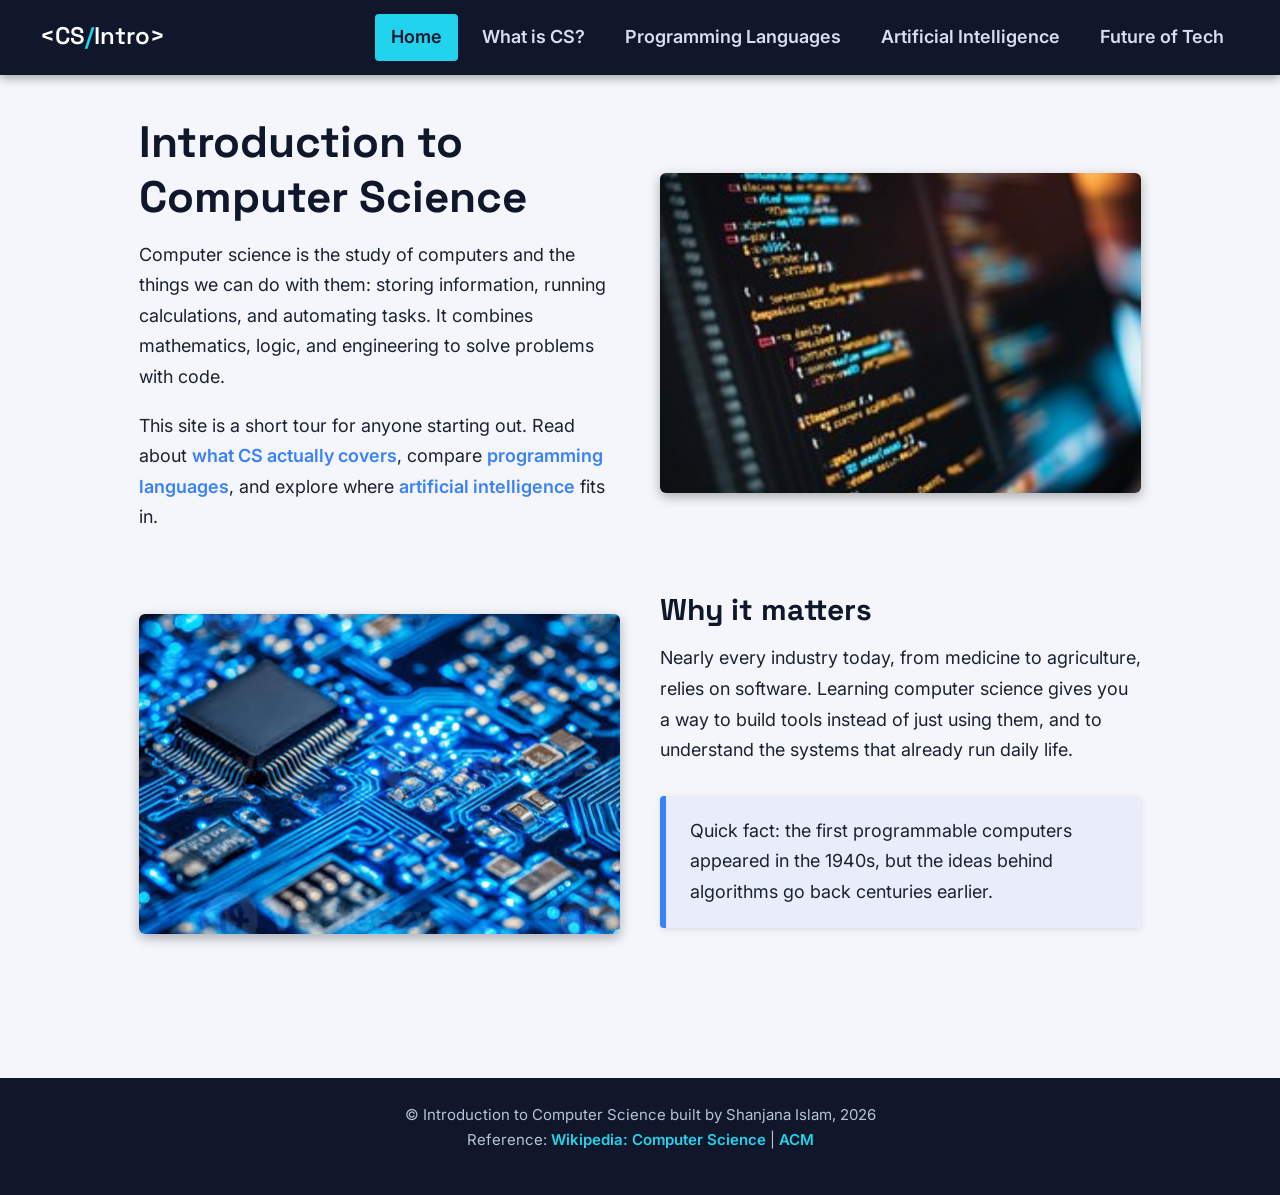
<file: index.html>
<!DOCTYPE html>
<!-- Page 1: Home -->

<html lang="en">

<head>
  <meta charset="UTF-8">
  <meta name="viewport" content="width=device-width, initial-scale=1.0">
  <title>Home | Introduction to Computer Science</title>

  <!-- Google Fonts: Space Grotesk (headings) and Inter (body text) -->
  <link rel="preconnect" href="https://fonts.googleapis.com">
  <link rel="preconnect" href="https://fonts.gstatic.com" crossorigin>
  <link
    href="https://fonts.googleapis.com/css2?family=Inter:wght@400;600&family=Space+Grotesk:wght@500;700&display=swap"
    rel="stylesheet">

  <!-- Link to the shared external CSS file -->
  <link rel="stylesheet" href="style.css">
</head>

<body>

  <!-- NAVIGATION BAR  -->

  <nav class="navbar">
    <a class="logo" href="index.html">&lt;CS<span>/</span>Intro&gt;</a>
    <ul class="nav-links">
      <li><a href="index.html" class="active">Home</a></li>
      <li><a href="what-is-cs.html">What is CS?</a></li>
      <li><a href="languages.html">Programming Languages</a></li>
      <li><a href="ai.html">Artificial Intelligence</a></li>
      <li><a href="future.html">Future of Tech</a></li>
    </ul>
  </nav>

  <!-- MAIN CONTENT -->
  <main class="container">

    <section class="flex-row">
      <div class="text">
        <h1>Introduction to Computer Science</h1>
        <p>Computer science is the study of computers and the things we can do with them: storing information, running
          calculations, and automating tasks. It combines mathematics, logic, and engineering to solve problems with
          code.</p>
        <p>This site is a short tour for anyone starting out. Read about <a href="what-is-cs.html">what CS actually
            covers</a>, compare <a href="languages.html">programming languages</a>, and explore where <a
            href="ai.html">artificial intelligence</a> fits in.</p>
      </div>


      <div class="picture">
        <img src="images/coding-screen-close-up-stockcake.jpg" alt="Lines of source code on a screen">
      </div>
    </section>


    <section class="flex-row reverse">
      <div class="text">
        <h2>Why it matters</h2>
        <p>Nearly every industry today, from medicine to agriculture, relies on software. Learning computer science
          gives you a way to build tools instead of just using them, and to understand the systems that already run
          daily life.</p>

        <div class="callout">
          <p>Quick fact: the first programmable computers appeared in the 1940s, but the ideas behind algorithms go back
            centuries earlier.</p>
        </div>
      </div>

      <div class="picture">
        <img src="images/microchip.jpeg" alt="Close-up of a circuit board">
      </div>
    </section>

  </main>

  <!-- FOOTER -->
  <footer>
    <p>&copy; Introduction to Computer Science built by Shanjana Islam, 2026 <br> Reference:
      <a href="https://en.wikipedia.org/wiki/Computer_science" target="_blank" rel="noopener">Wikipedia: Computer
        Science</a> |
      <a href="https://www.acm.org/" target="_blank" rel="noopener">ACM</a>
    </p>
  </footer>

</body>

</html>
</file>
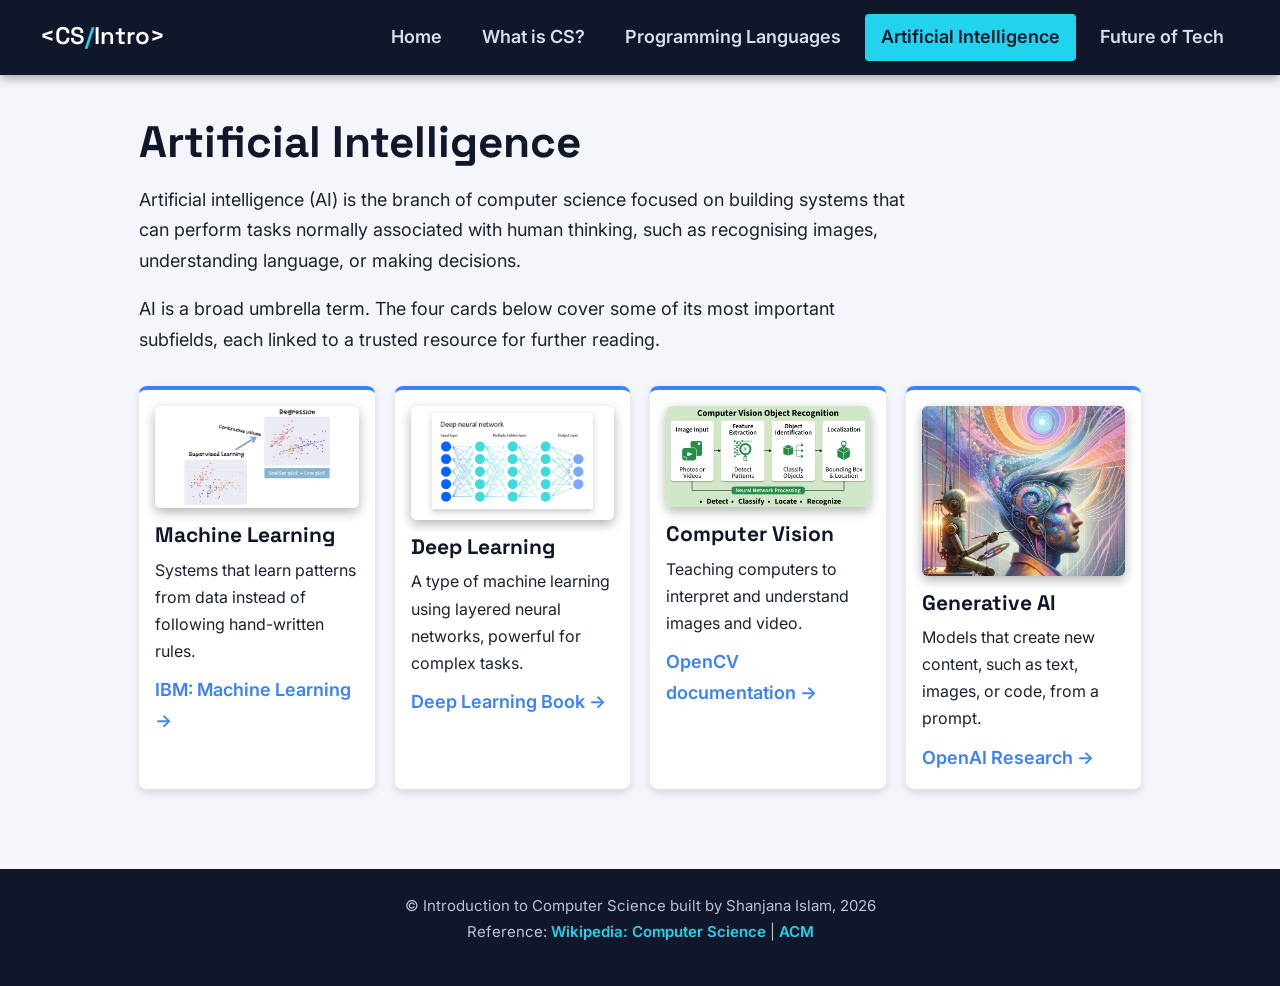
<file: ai.html>
<!DOCTYPE html>
<!-- Page 4: Artificial Intelligence -->

<html lang="en">

<head>
  <meta charset="UTF-8">
  <meta name="viewport" content="width=device-width, initial-scale=1.0">
  <title>Artificial Intelligence | Introduction to Computer Science</title>

  <!-- Google Fonts: Space Grotesk (headings) and Inter (body text) -->
  <link rel="preconnect" href="https://fonts.googleapis.com">
  <link rel="preconnect" href="https://fonts.gstatic.com" crossorigin>
  <link
    href="https://fonts.googleapis.com/css2?family=Inter:wght@400;600&family=Space+Grotesk:wght@500;700&display=swap"
    rel="stylesheet">

  <!-- Link to the shared external CSS file -->
  <link rel="stylesheet" href="style.css">
</head>

<body>

  <!-- NAVIGATION BAR -->
  <nav class="navbar">
    <a class="logo" href="index.html">&lt;CS<span>/</span>Intro&gt;</a>
    <ul class="nav-links">
      <li><a href="index.html">Home</a></li>
      <li><a href="what-is-cs.html">What is CS?</a></li>
      <li><a href="languages.html">Programming Languages</a></li>
      <li><a href="ai.html" class="active">Artificial Intelligence</a></li>
      <li><a href="future.html">Future of Tech</a></li>
    </ul>
  </nav>

  <main class="container">

    <section class="intro">
      <h1>Artificial Intelligence</h1>
      <p>Artificial intelligence (AI) is the branch of computer science focused on building systems that can perform
        tasks normally associated with human thinking, such as recognising images, understanding language, or making
        decisions.</p>
      
        <p>AI is a broad umbrella term. The four cards below cover some of its most important subfields, each linked to a
        trusted resource for further reading.</p>
    </section>

    <!-- CSS GRID: four columns of AI subfield cards -->
    <section class="grid-4">

      <article class="card">
        <img src="images/ml.jpeg" alt="Machine learning data chart"
          style="height: auto; max-height: 400px; object-fit: contain;">
        
        <h3>Machine Learning</h3>
        <p>Systems that learn patterns from data instead of following hand-written rules.</p>
        
        <a href="https://www.ibm.com/topics/machine-learning" target="_blank" rel="noopener">IBM: Machine Learning
          &rarr;</a>
      </article>

      <article class="card">
        <img src="images/deepLearning.png" alt="Diagram of deep learning layers"
          style="height: auto; max-height: 400px; object-fit: contain;">

        <h3>Deep Learning</h3>
        <p>A type of machine learning using layered neural networks, powerful for complex tasks.</p>
        
        <a href="https://www.deeplearningbook.org/" target="_blank" rel="noopener">Deep Learning Book &rarr;</a>
      </article>

      <article class="card">
        <img src="images/computer_vision_object_recognition.png" alt="Computer vision scanning an object"
          style="height: auto; max-height: 400px; object-fit: contain;">

        <h3>Computer Vision</h3>
        <p>Teaching computers to interpret and understand images and video.</p>
        
        <a href="https://opencv.org/" target="_blank" rel="noopener">OpenCV documentation &rarr;</a>
      </article>

      <article class="card">
        <img src="images/genai.jpg" alt="Abstract generative AI artwork">

        <h3>Generative AI</h3>
        <p>Models that create new content, such as text, images, or code, from a prompt.</p>
        
        <a href="https://openai.com/research" target="_blank" rel="noopener">OpenAI Research &rarr;</a>
      </article>

    </section>

  </main>

  <!-- FOOTER -->
  <footer>
    <p>&copy; Introduction to Computer Science built by Shanjana Islam, 2026 <br> Reference:
      <a href="https://en.wikipedia.org/wiki/Computer_science" target="_blank" rel="noopener">Wikipedia: Computer
        Science</a> |
      <a href="https://www.acm.org/" target="_blank" rel="noopener">ACM</a>
    </p>
  </footer>

</body>

</html>
</file>
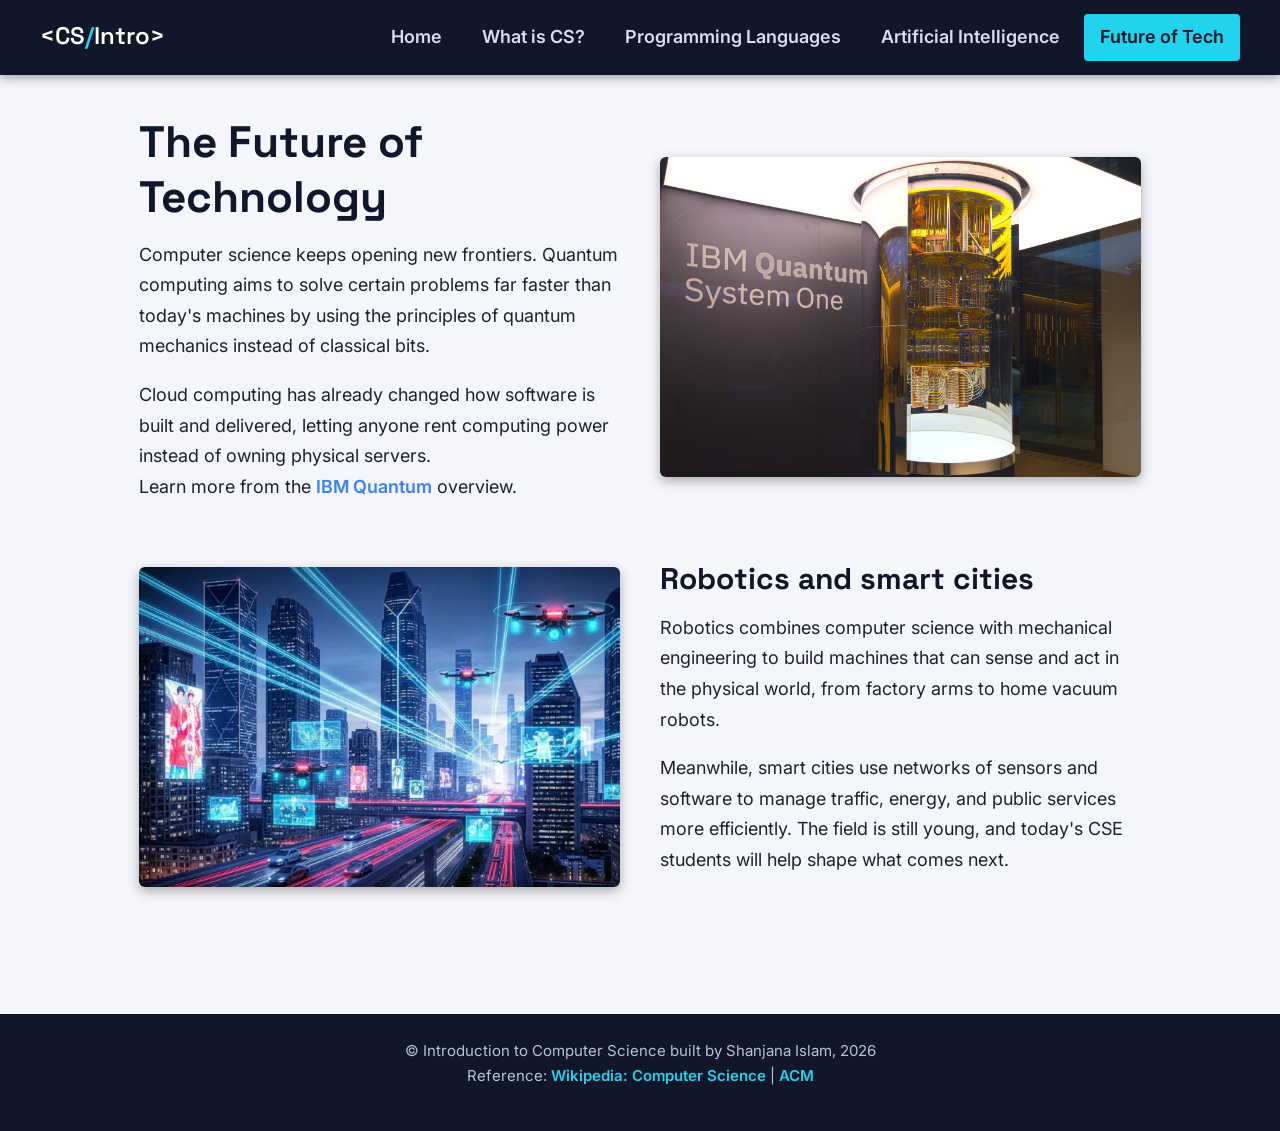
<file: future.html>
<!DOCTYPE html>
<!-- Page 5: Future of Tech -->
<html lang="en">
<head>
  <meta charset="UTF-8">
  <meta name="viewport" content="width=device-width, initial-scale=1.0">
  <title>Future of Tech | Introduction to Computer Science</title>

  <!-- Google Fonts: Space Grotesk (headings) and Inter (body text) -->
  <link rel="preconnect" href="https://fonts.googleapis.com">
  <link rel="preconnect" href="https://fonts.gstatic.com" crossorigin>
  <link href="https://fonts.googleapis.com/css2?family=Inter:wght@400;600&family=Space+Grotesk:wght@500;700&display=swap" rel="stylesheet">

  <!-- Link to the shared external CSS file -->
  <link rel="stylesheet" href="style.css">
</head>
<body>

  <!-- NAVIGATION BAR -->
  <nav class="navbar">
    <a class="logo" href="index.html">&lt;CS<span>/</span>Intro&gt;</a>
    <ul class="nav-links">
      <li><a href="index.html">Home</a></li>
      <li><a href="what-is-cs.html">What is CS?</a></li>
      <li><a href="languages.html">Programming Languages</a></li>
      <li><a href="ai.html">Artificial Intelligence</a></li>
      <li><a href="future.html" class="active">Future of Tech</a></li>
    </ul>
  </nav>

  <main class="container">

    <section class="flex-row">
      <div class="text">
        <h1>The Future of Technology</h1>
        <p>Computer science keeps opening new frontiers. Quantum computing aims to solve certain problems far faster than today's machines by using the principles of quantum mechanics instead of classical bits.</p>
        
        <p>Cloud computing has already changed how software is built and delivered, letting anyone rent computing power instead of owning physical servers. <br>
          Learn more from the <a href="https://www.ibm.com/topics/quantum-computing" target="_blank" rel="noopener">IBM Quantum</a> overview.</p>
      </div>

      <div class="picture">
        <img src="images/quantum.jpg" alt="Abstract representation of quantum computing">
      </div>
    </section>

    <section class="flex-row reverse">
      <div class="text">
        <h2>Robotics and smart cities</h2>
        <p>Robotics combines computer science with mechanical engineering to build machines that can sense and act in the physical world, from factory arms to home vacuum robots.</p>
        
        <p>Meanwhile, smart cities use networks of sensors and software to manage traffic, energy, and public services more efficiently. The field is still young, and today's CSE students will help shape what comes next.</p>
      </div>


      <div class="picture">
        <img src="images/future-city.jpg" alt="Illustration of a smart future city">
      </div>
    </section>

  </main>

  <!-- FOOTER -->
  <footer>
    <p>&copy; Introduction to Computer Science built by Shanjana Islam, 2026 <br> Reference:
      <a href="https://en.wikipedia.org/wiki/Computer_science" target="_blank" rel="noopener">Wikipedia: Computer Science</a> |
      <a href="https://www.acm.org/" target="_blank" rel="noopener">ACM</a>
    </p>
  </footer>

</body>
</html>
</file>
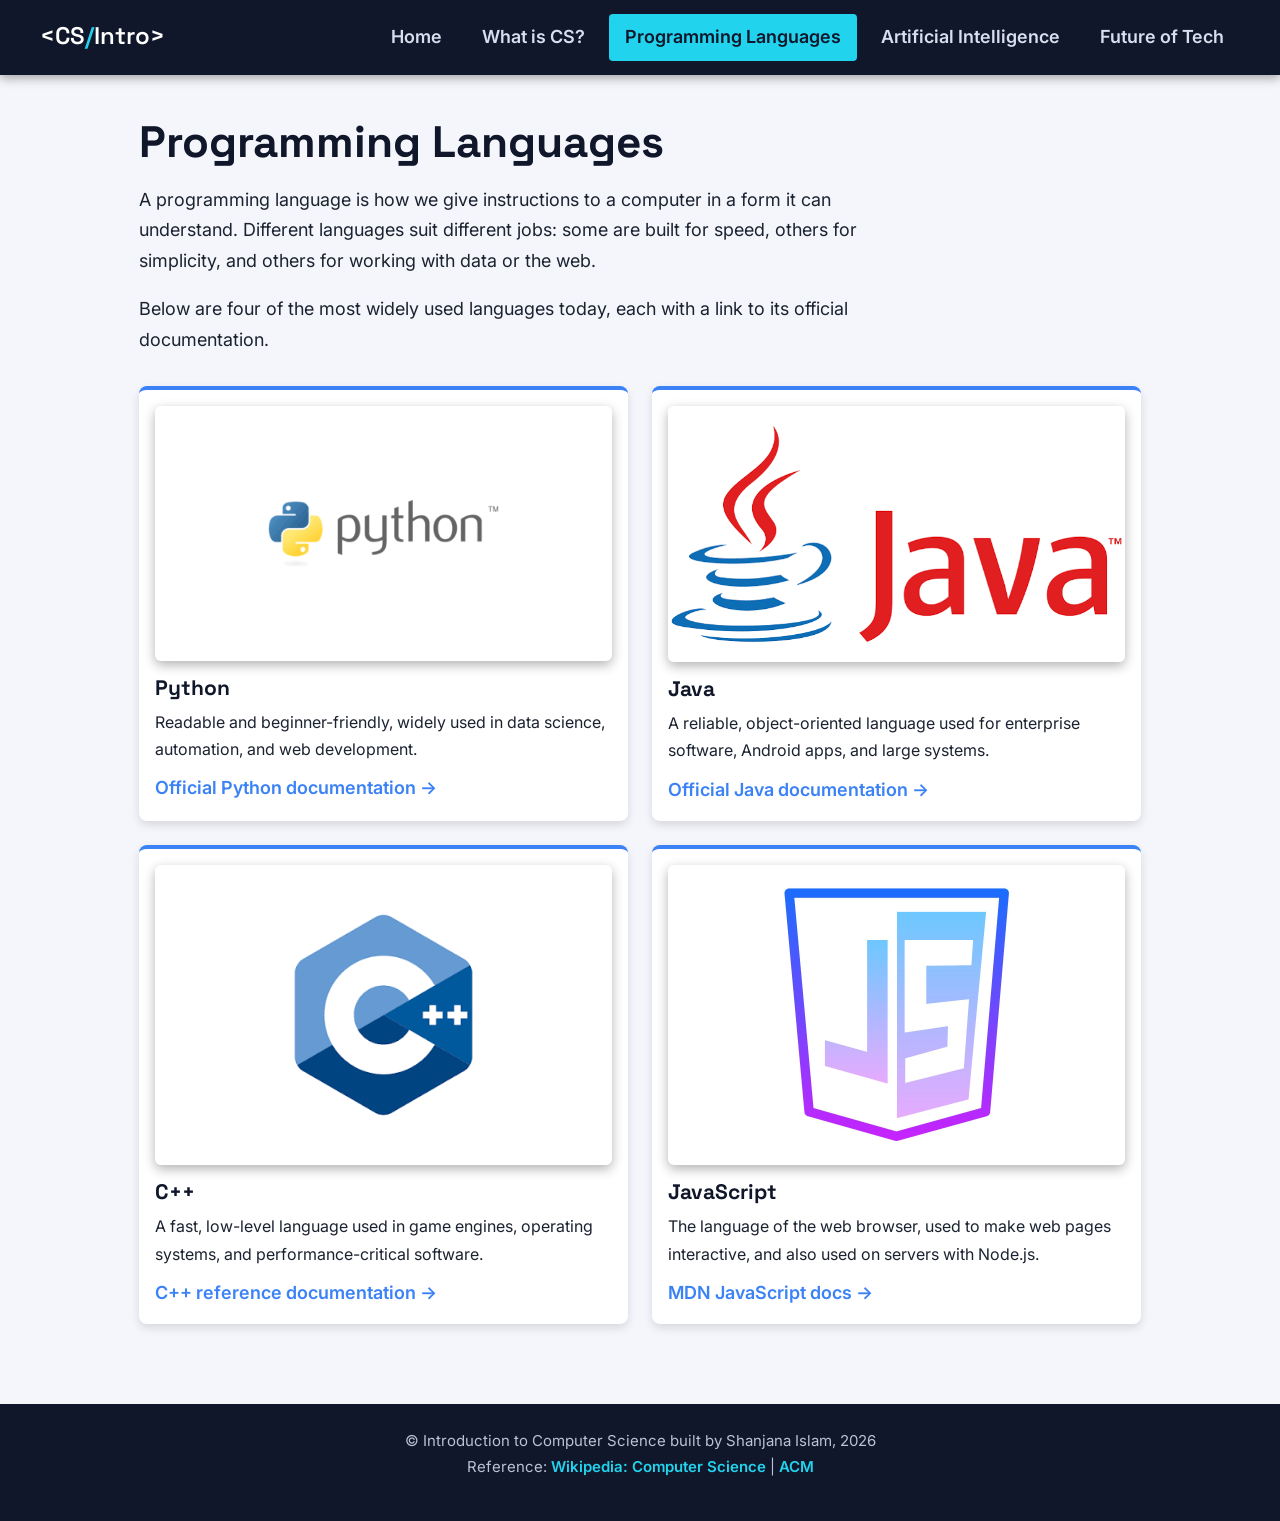
<file: languages.html>
<!DOCTYPE html>
<!-- Page 3: Programming Languages -->
<html lang="en">

<head>
  <meta charset="UTF-8">
  <meta name="viewport" content="width=device-width, initial-scale=1.0">
  <title>Programming Languages | Introduction to Computer Science</title>

  <!-- Google Fonts: Space Grotesk (headings) and Inter (body text) -->
  <link rel="preconnect" href="https://fonts.googleapis.com">
  <link rel="preconnect" href="https://fonts.gstatic.com" crossorigin>
  <link
    href="https://fonts.googleapis.com/css2?family=Inter:wght@400;600&family=Space+Grotesk:wght@500;700&display=swap"
    rel="stylesheet">

  <!-- Link to the shared external CSS file -->
  <link rel="stylesheet" href="style.css">
</head>

<body>

  <!-- NAVIGATION BAR -->
  <nav class="navbar">
    <a class="logo" href="index.html">&lt;CS<span>/</span>Intro&gt;</a>
    <ul class="nav-links">
      <li><a href="index.html">Home</a></li>
      <li><a href="what-is-cs.html">What is CS?</a></li>
      <li><a href="languages.html" class="active">Programming Languages</a></li>
      <li><a href="ai.html">Artificial Intelligence</a></li>
      <li><a href="future.html">Future of Tech</a></li>
    </ul>
  </nav>

  <main class="container">

    <section class="intro">
      <h1>Programming Languages</h1>
      <p>A programming language is how we give instructions to a computer in a form it can understand. Different
        languages suit different jobs: some are built for speed, others for simplicity, and others for working with data
        or the web.</p>
      <p>Below are four of the most widely used languages today, each with a link to its official documentation.</p>
    </section>

    <!-- CSS GRID: two columns of language cards -->
    <section class="grid-2">

      <article class="card">
        <img src="images/python-logo.png" alt="Python programming language"
          style="height: auto; max-height: 255px; object-fit: contain;">

        <h3>Python</h3>
        <p>Readable and beginner-friendly, widely used in data science, automation, and web development.</p>

        <a href="https://docs.python.org/3/" target="_blank" rel="noopener">Official Python documentation &rarr;</a>
      </article>

      <article class="card">
        <img src="images/java_logo.png" alt="Java programming language"
          style="height: auto; max-height: 300px; object-fit: contain;">
        
        <h3>Java</h3>
        <p>A reliable, object-oriented language used for enterprise software, Android apps, and large systems.</p>
        
        <a href="https://docs.oracle.com/en/java/" target="_blank" rel="noopener">Official Java documentation &rarr;</a>
      </article>

      <article class="card">
        <img src="images/C++_logo.png" alt="C++ programming language"
          style="height: auto; max-height: 300px; object-fit: contain;">
        
        <h3>C++</h3>
        <p>A fast, low-level language used in game engines, operating systems, and performance-critical software.</p>
        
        <a href="https://en.cppreference.com/" target="_blank" rel="noopener">C++ reference documentation &rarr;</a>
      </article>

      <article class="card">
        <img src="images/javascript-logo.jpg" alt="JavaScript programming language"
          style="height: auto; max-height: 300px; object-fit: contain;">
        
        <h3>JavaScript</h3>
        <p>The language of the web browser, used to make web pages interactive, and also used on servers with Node.js.
        </p>
        
        <a href="https://developer.mozilla.org/en-US/docs/Web/JavaScript" target="_blank" rel="noopener">MDN JavaScript
          docs &rarr;</a>
      </article>

    </section>

  </main>

  <!-- FOOTER -->
  <footer>
    <p>&copy; Introduction to Computer Science built by Shanjana Islam, 2026 <br> Reference:
      <a href="https://en.wikipedia.org/wiki/Computer_science" target="_blank" rel="noopener">Wikipedia: Computer
        Science</a> |
      <a href="https://www.acm.org/" target="_blank" rel="noopener">ACM</a>
    </p>
  </footer>

</body>

</html>
</file>
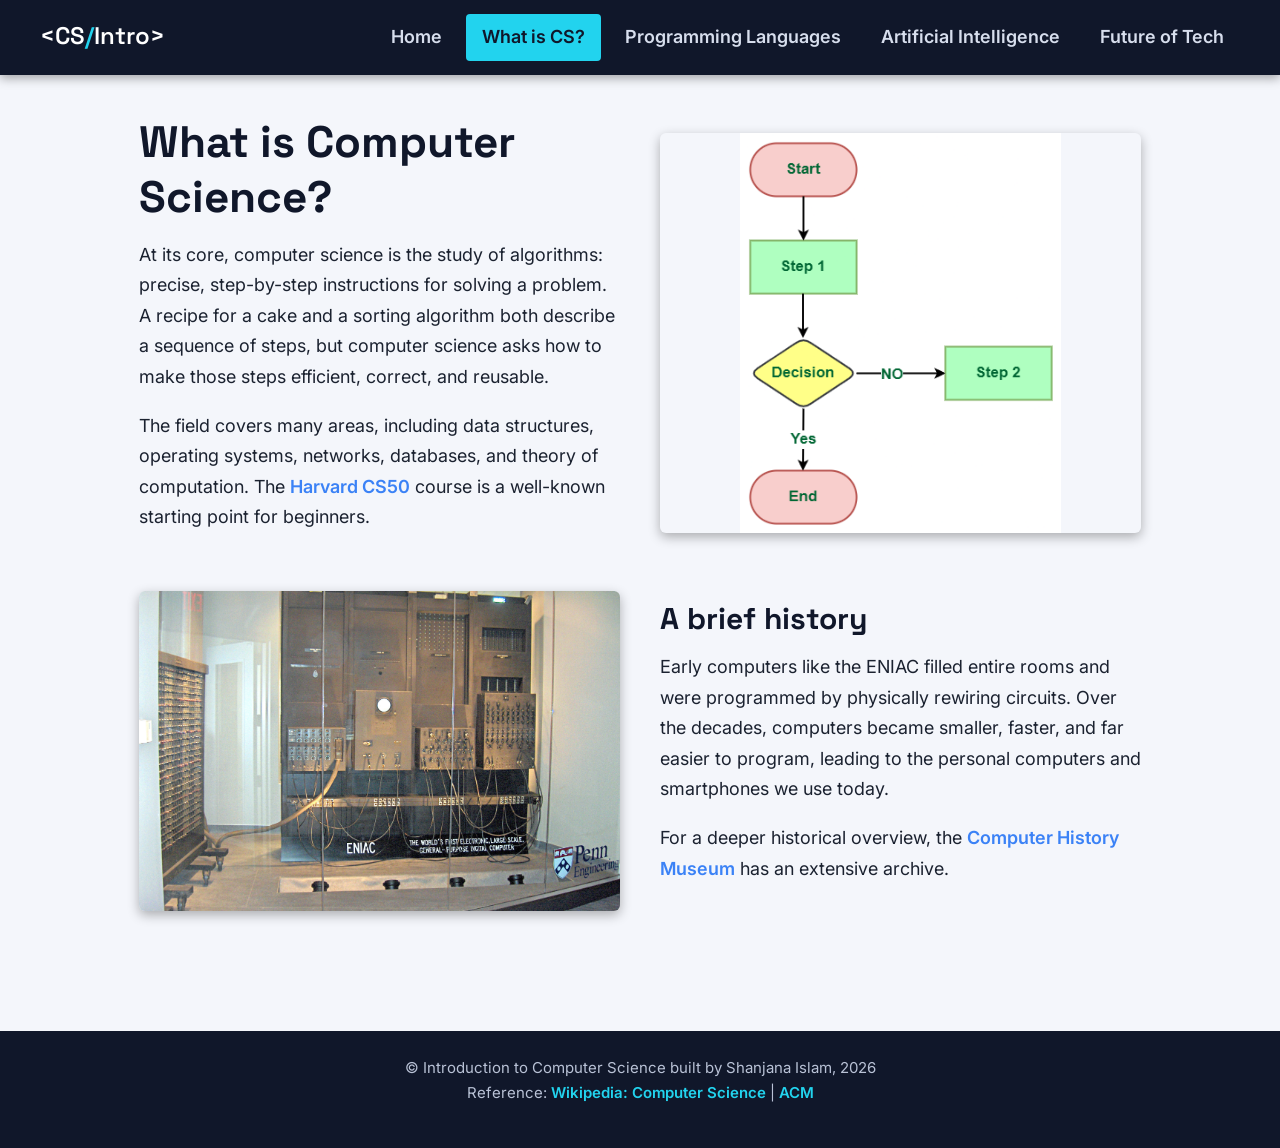
<file: what-is-cs.html>
<!DOCTYPE html>
<!-- Page 2: What is CS? -->
<html lang="en">

<head>
  <meta charset="UTF-8">
  <meta name="viewport" content="width=device-width, initial-scale=1.0">
  <title>What is CS? | Introduction to Computer Science</title>

  <!-- Google Fonts: Space Grotesk (headings) and Inter (body text) -->
  <link rel="preconnect" href="https://fonts.googleapis.com">
  <link rel="preconnect" href="https://fonts.gstatic.com" crossorigin>
  <link
    href="https://fonts.googleapis.com/css2?family=Inter:wght@400;600&family=Space+Grotesk:wght@500;700&display=swap"
    rel="stylesheet">

  <!-- Link to the shared external CSS file -->
  <link rel="stylesheet" href="style.css">
</head>

<body>

  <!-- NAVIGATION BAR -->
  <nav class="navbar">
    <a class="logo" href="index.html">&lt;CS<span>/</span>Intro&gt;</a>
    <ul class="nav-links">
      <li><a href="index.html">Home</a></li>
      <li><a href="what-is-cs.html" class="active">What is CS?</a></li>
      <li><a href="languages.html">Programming Languages</a></li>
      <li><a href="ai.html">Artificial Intelligence</a></li>
      <li><a href="future.html">Future of Tech</a></li>
    </ul>
  </nav>

  <main class="container">

    <section class="flex-row">
      <div class="text">
        <h1>What is Computer Science?</h1>
        <p>At its core, computer science is the study of algorithms: precise, step-by-step instructions for solving a
          problem. A recipe for a cake and a sorting algorithm both describe a sequence of steps, but computer science
          asks how to make those steps efficient, correct, and reusable.</p>

        <p>The field covers many areas, including data structures, operating systems, networks, databases, and theory of
          computation. The <a href="https://cs50.harvard.edu/x/" target="_blank" rel="noopener">Harvard CS50</a> course
          is a well-known starting point for beginners.</p>
      </div>

      <div class="picture">
        <img src="images/flowchart.png" alt="Flowchart representing an algorithm"
          style="height: auto; max-height: 400px; object-fit: contain;">
      </div>
    </section>

    <section class="flex-row reverse">
      <div class="text">
        <h2>A brief history</h2>
        <p>Early computers like the ENIAC filled entire rooms and were programmed by physically rewiring circuits. Over
          the decades, computers became smaller, faster, and far easier to program, leading to the personal computers
          and smartphones we use today.</p>

        <p>For a deeper historical overview, the <a href="https://www.computerhistory.org/" target="_blank"
            rel="noopener">Computer History Museum</a> has an extensive archive.</p>
      </div>


      <div class="picture">
        <img src="images/ENIAC_Computer.jpg" alt="An early room-sized computer">
      </div>
    </section>

  </main>

  <!-- FOOTER -->
  <footer>
    <p>&copy; Introduction to Computer Science built by Shanjana Islam, 2026 <br> Reference:
      <a href="https://en.wikipedia.org/wiki/Computer_science" target="_blank" rel="noopener">Wikipedia: Computer
        Science</a> |
      <a href="https://www.acm.org/" target="_blank" rel="noopener">ACM</a>
    </p>
  </footer>

</body>

</html>
</file>
<file: style.css>
/* Colour variables */

:root {
  --navy-dark: #10172a;
  /* for nav + footer background */
  --navy: #1c2a4a;
  /* for secondary dark panels */
  --blue: #3b82f6;
  /* for links and accents */
  --cyan: #22d3ee;
  /* for highlight */
  --paper: #f4f6fb;
  /* for page background */
  --ink: #1b2230;
  /* for main text colour */
}

/* Base / reset */

* {
  box-sizing: border-box;
}

body {
  margin: 0;
  padding: 0;
  background-color: var(--paper);
  color: var(--ink);
  font-family: 'Inter', Arial, sans-serif;
  /* Google Font 2 (Inter) - body text */
  font-size: 18px;
  line-height: 1.7;
}

/* Headings use Google Font 1 (Space Grotesk) */
h1,
h2,
h3 {
  font-family: 'Space Grotesk', 'Courier New', monospace;
  color: var(--navy-dark);
  line-height: 1.25;
  margin: 0 0 15px 0;
}

h1 {
  font-size: 44px;
}

h2 {
  font-size: 30px;
}

h3 {
  font-size: 21px;
}

p {
  margin: 0 0 18px 0;
  max-width: 70ch;
  /* It keeps line length readable */
}

a {
  color: var(--blue);
  font-weight: 600;
  text-decoration: none;
  border-bottom: 1px solid transparent;
}

a:hover {
  color: var(--cyan);
  border-bottom: 1px solid var(--cyan);
}

img {
  display: block;
  max-width: 100%;
  border-radius: 6px;
  box-shadow: 0 4px 12px rgba(0, 0, 0, 0.3);
}

/* Navigation bar */
.navbar {
  display: flex;
  /* logo left, links right, in one row */
  justify-content: space-between;
  align-items: center;
  background-color: var(--navy-dark);
  padding: 14px 40px;
  box-shadow: 0 3px 10px rgba(0, 0, 0, 0.35);
}

.logo {
  font-family: 'Space Grotesk', 'Courier New', monospace;
  font-size: 24px;
  color: #ffffff;
  text-decoration: none;
}

.logo span {
  color: var(--cyan);
}

.nav-links {
  display: flex;
  gap: 8px;
  list-style: none;
  margin: 0;
  padding: 0;
}

.nav-links a {
  display: block;
  padding: 8px 16px;
  color: #d7deed;
  text-decoration: none;
  border-bottom: none;
  border-radius: 4px;
  font-weight: 600;
}

.nav-links a:hover {
  background-color: var(--blue);
  color: #ffffff;
  border-bottom: none;
}

/* Marks the page currently being viewed */
.nav-links a.active {
  background-color: var(--cyan);
  color: var(--navy-dark);
}

/* Page layout */
.container {
  max-width: 1050px;
  margin: 0 auto;
  padding: 40px 24px;
}

.intro {
  margin-bottom: 30px;
}

/* FLEXBOX layout */
.flex-row {
  display: flex;
  gap: 40px;
  align-items: center;
  margin-bottom: 40px;
}

.flex-row .text {
  flex: 1;
}

.flex-row .picture {
  flex: 1;
}

.flex-row.reverse {
  flex-direction: row-reverse;
  /* puts the image on the left */
}

.flex-row img {
  width: 100%;
  height: 320px;
  object-fit: cover;
}

/* CSS GRID layout */
.grid-2 {
  display: grid;
  grid-template-columns: repeat(2, 1fr);
  /* two equal columns */
  gap: 24px;
}

.grid-4 {
  display: grid;
  grid-template-columns: repeat(4, 1fr);
  /* four equal columns */
  gap: 20px;
}

.card {
  background-color: #ffffff;
  padding: 16px;
  border-radius: 8px;
  border-top: 4px solid var(--blue);
  box-shadow: 0 4px 10px rgba(0, 0, 0, 0.12);
}

.card img {
  width: 100%;
  height: 170px;
  object-fit: cover;
  margin-bottom: 14px;
}

.card h3 {
  margin-bottom: 8px;
}

.card p {
  font-size: 16px;
  margin-bottom: 10px;
}

.card ul {
  margin: 0;
  padding-left: 20px;
  font-size: 15px;
}

/* Highlighted box */
.callout {
  background-color: #e8edf9;
  border-left: 6px solid var(--blue);
  padding: 20px 24px;
  margin: 30px 0;
  border-radius: 4px;
  box-shadow: 0 2px 6px rgba(0, 0, 0, 0.1);
}

.callout p {
  margin-bottom: 0;
}

/* Resource link list */
.resource-links {
  list-style: none;
  padding: 0;
  margin: 0;
}

.resource-links li {
  margin-bottom: 8px;
}

/* Contact-style form kept for Future page sign-up */
form {
  background-color: #ffffff;
  padding: 24px;
  border-radius: 8px;
  box-shadow: 0 4px 10px rgba(0, 0, 0, 0.12);
}

label {
  display: block;
  margin-bottom: 4px;
  font-weight: 600;
}

input,
textarea {
  width: 100%;
  padding: 10px;
  margin-bottom: 16px;
  border: 1px solid #c3cadb;
  border-radius: 4px;
  font-family: inherit;
  font-size: 16px;
}

button {
  background-color: var(--blue);
  color: #ffffff;
  border: none;
  padding: 12px 28px;
  font-size: 16px;
  font-family: inherit;
  font-weight: 600;
  border-radius: 4px;
  cursor: pointer;
}

button:hover {
  background-color: var(--cyan);
  color: var(--navy-dark);
}

/* Footer */
footer {
  background-color: var(--navy-dark);
  color: #b9c2d6;
  text-align: center;
  margin: 0;
  padding: 24px;
  margin-top: 40px;
  font-size: 15px;
  display: flex;
  justify-content: center;
  align-items: center;
}

footer a {
  color: var(--cyan);
}

/* Small screens */
@media (max-width: 800px) {
  .navbar {
    flex-direction: column;
    gap: 10px;
  }

  .nav-links {
    flex-wrap: wrap;
    justify-content: center;
  }

  .flex-row,
  .flex-row.reverse {
    flex-direction: column;
  }

  .grid-2,
  .grid-4 {
    grid-template-columns: 1fr;
  }

  h1 {
    font-size: 32px;
  }
}
</file>
